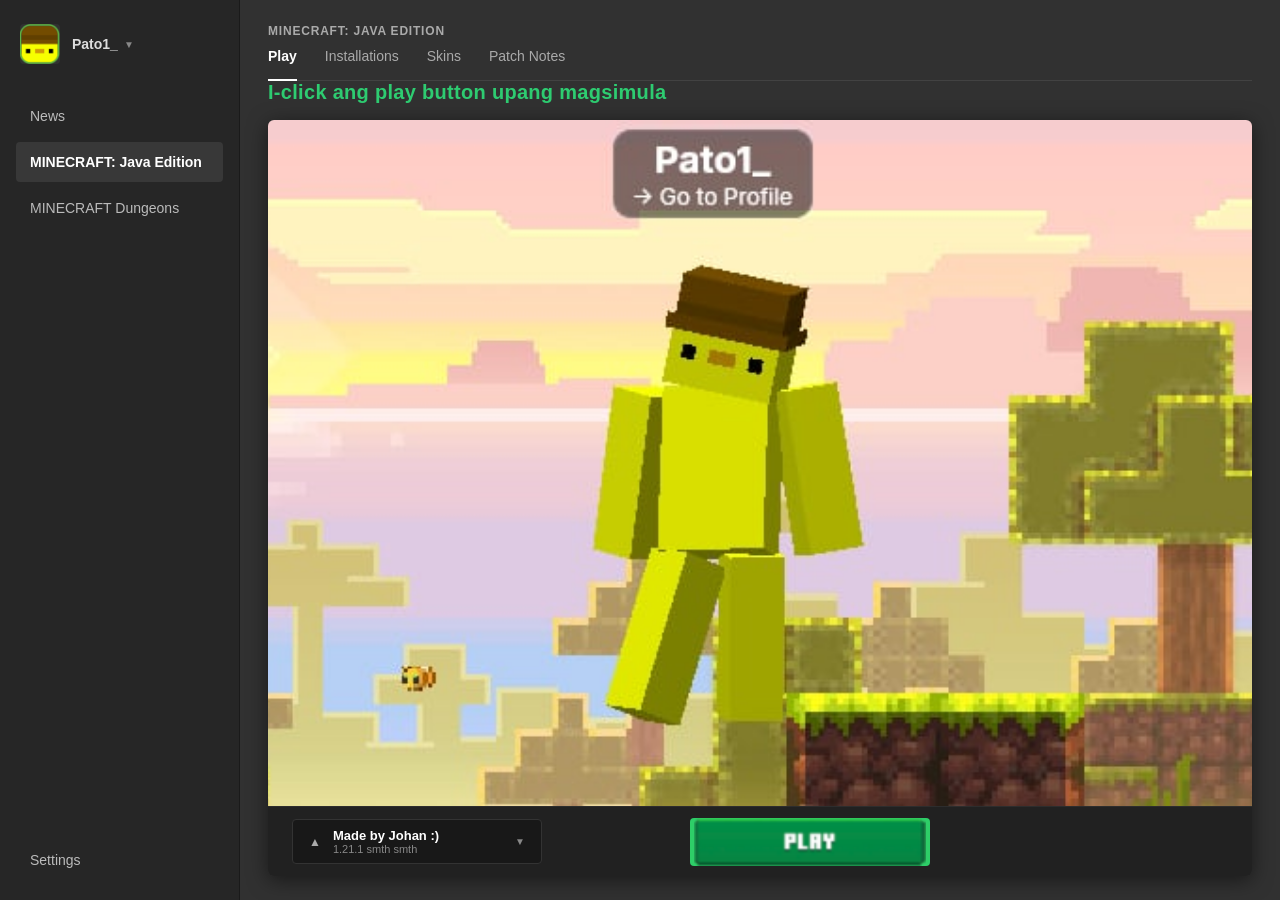
<file: index.html>
<!DOCTYPE html>
<html lang="en">
<head>
  <meta charset="UTF-8">
  <meta name="viewport" content="width=device-width, initial-scale=1.0">
  <title>Minecraft Launcher</title>
  <link rel="stylesheet" href="style.css">
</head>
<body>

  <!-- Fullscreen Launcher Window Frame -->
  <div class="launcher-window">

    <!-- Main Application Body -->
    <div class="launcher-body">

      <!-- Left Sidebar -->
      <aside class="sidebar">
        <div class="top-sidebar">
          <!-- User Profile Header -->
          <div class="profile-section">
            <div class="avatar-placeholder">
              <img src="images/pfp.png" alt="85x85 img" class="avatar-img">
            </div>
            <div class="user-info">
              <span class="username">Pato1_</span>
              <span class="dropdown-arrow">▼</span>
            </div>
          </div>

          <!-- Navigation Links -->
          <nav class="sidebar-nav">
            <a href="#" class="sidebar-item" onclick="return false;">News</a>
            <a href="#" class="sidebar-item active" onclick="return false;">MINECRAFT: Java Edition</a>
            <a href="#" class="sidebar-item" onclick="return false;">MINECRAFT Dungeons</a>
          </nav>
        </div>

        <div class="bottom-sidebar">
          <a href="#" class="sidebar-item" onclick="return false;">Settings</a>
        </div>
      </aside>

      <!-- Right Main Content Area -->
      <main class="main-content">

        <!-- Top Header & Section Tabs -->
        <header class="content-header">
          <div class="edition-heading">MINECRAFT: JAVA EDITION</div>
          <nav class="top-nav">
            <button class="top-nav-btn active" disabled>Play</button>
            <button class="top-nav-btn" disabled>Installations</button>
            <button class="top-nav-btn" disabled>Skins</button>
            <button class="top-nav-btn" disabled>Patch Notes</button>
          </nav>
          <div class="top-middle-notice">I-click ang play button upang magsimula</div>
        </header>

        <!-- Main Hero Banner Area -->
        <div class="hero-container">
          <div class="hero-banner">
            <img src="images/startimg.jpg" alt="Hero Banner Img" class="hero-img">
          </div>

          <!-- Bottom Control Bar (Forge profile + Play Button) -->
          <div class="control-bar">
            <!-- Forge Profile Selector -->
            <div class="profile-selector">
              <span class="forge-icon">▲</span>
              <div class="forge-details">
                <span class="forge-name">Made by Johan :)</span>
                <span class="forge-version">1.21.1 smth smth</span>
              </div>
              <span class="dropdown-arrow">▼</span>
            </div>

            <!-- Green Play Button (Links to game.html) -->
            <a href="game.html" class="play-button">
              <img src="images/playbutton.png" alt="160x33 img" class="play-btn-img">
            </a>

            <!-- Right Spacer -->
            <div class="control-bar-right-spacer"></div>
          </div>
        </div>

      </main>

    </div>
  </div>

  <script src="script.js"></script>
</body>
</html>
</file>
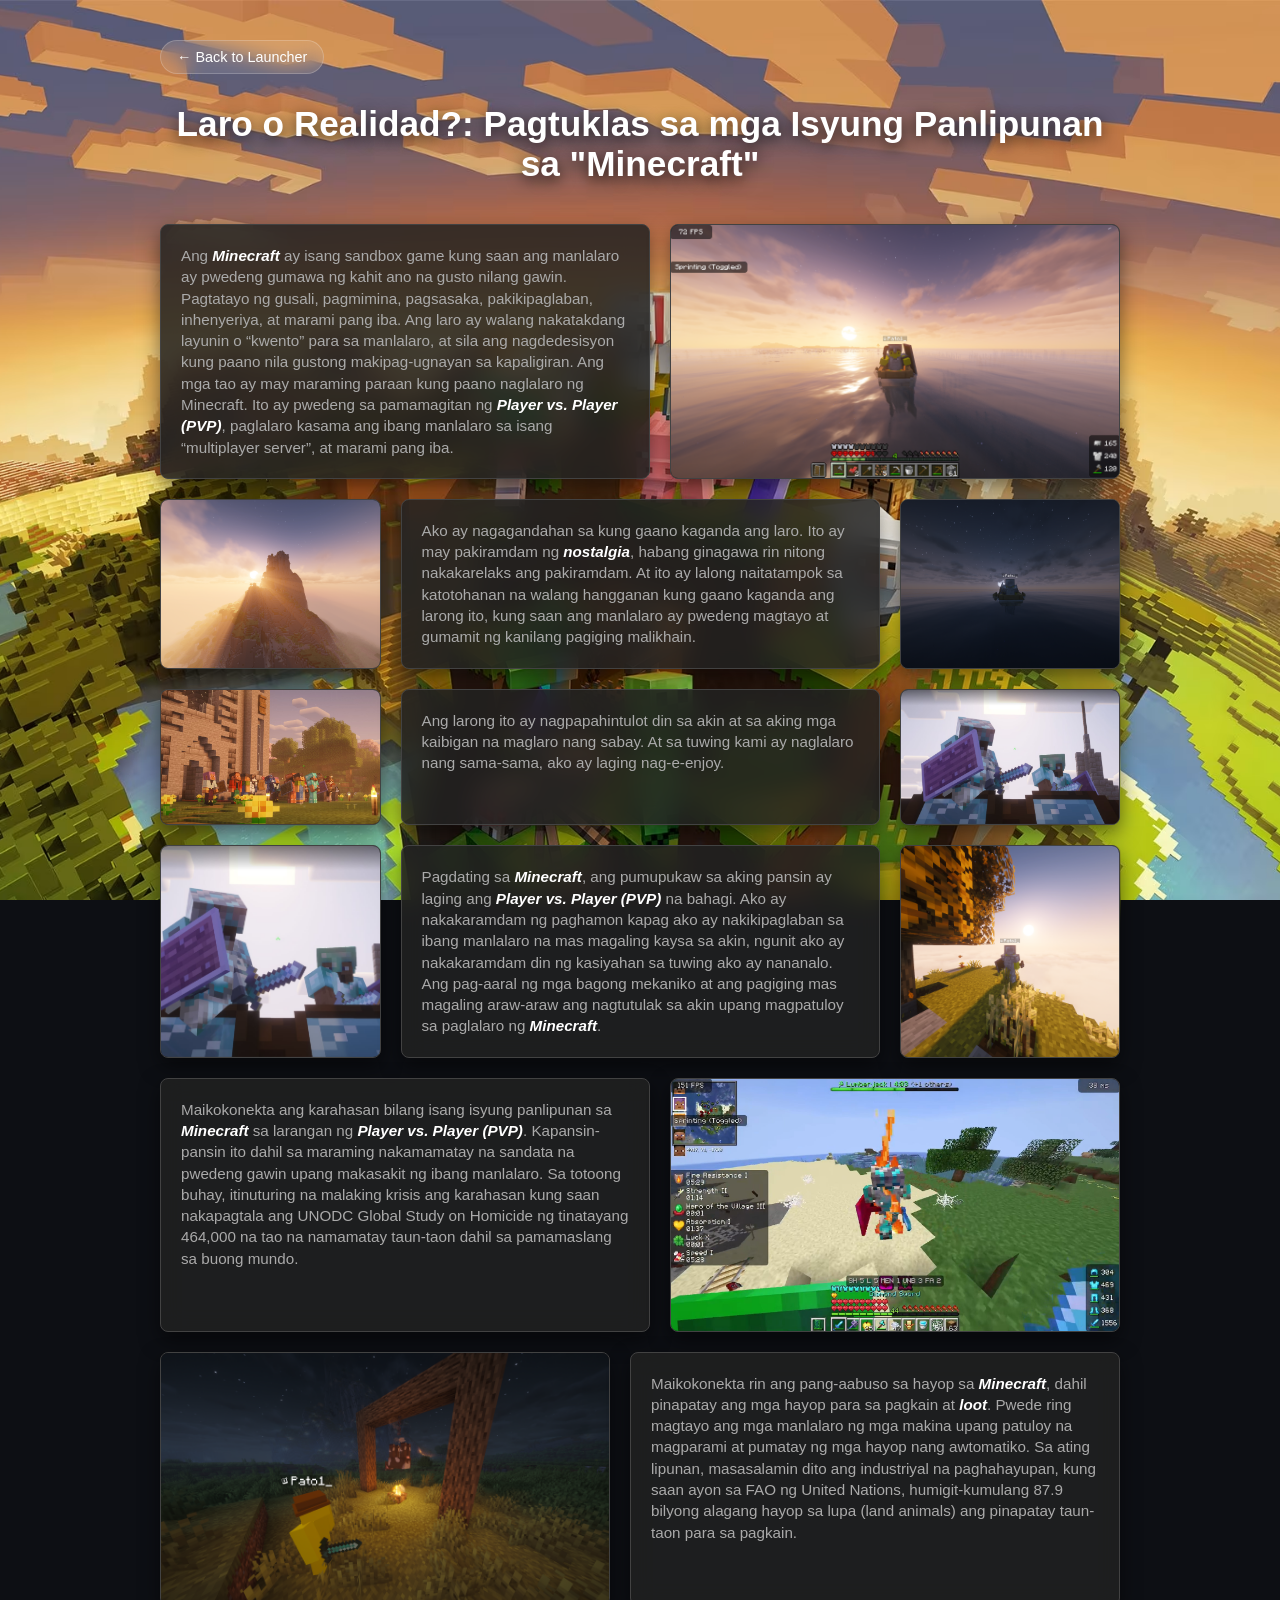
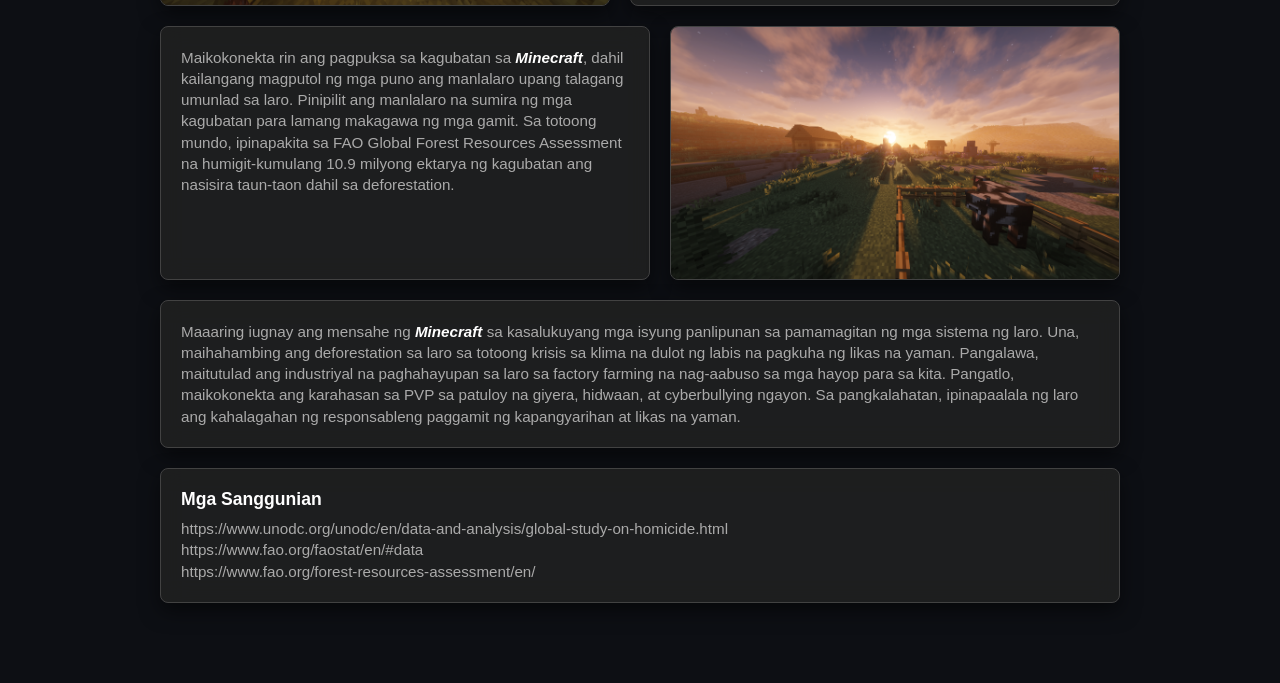
<file: game.html>
<!DOCTYPE html>
<html lang="en">
<head>
    <meta charset="UTF-8">
    <meta name="viewport" content="width=device-width, initial-scale=1.0">
    <title>Game Hub - Details</title>
    <link rel="stylesheet" href="style.css">
    <link rel="stylesheet" href="game-hub.css">
    <link href="https://fonts.googleapis.com/css2?family=Inter:wght@300;400;500;600;700&display=swap" rel="stylesheet">
</head>
<body class="hub-page-body">

    <!-- Background and Vignette matching launcher style -->
    <div class="hub-hero-bg ghostoftsushima-bg" style="position: fixed;"></div>
    <div class="hub-vignette" style="position: fixed;"></div>

    <!-- Scrollable Main Content Container structured precisely to your design sketch -->
    <main class="scrollable-hub-container">
        
        <!-- Back Button -->
        <a href="index.html" class="back-to-home-btn-static">&larr; Back to Launcher</a>

        <!-- Title -->
        <h1 class="hub-main-title">Laro o Realidad?: Pagtuklas sa mga Isyung Panlipunan sa "Minecraft"</h1>

        <!-- Row 1: Text + Img -->
        <div class="hub-row">
            <div class="hub-card text-card">
                <p>Ang <strong><em>Minecraft</em></strong> ay isang sandbox game kung saan ang manlalaro ay pwedeng gumawa ng kahit ano na gusto nilang gawin. Pagtatayo ng gusali, 
                  pagmimina, pagsasaka, pakikipaglaban, inhenyeriya, at marami pang iba. Ang laro ay walang nakatakdang layunin o “kwento” para sa manlalaro, at sila ang nagdedesisyon 
                  kung paano nila gustong makipag-ugnayan sa kapaligiran. Ang mga tao ay may maraming paraan kung paano naglalaro ng Minecraft. Ito ay pwedeng sa pamamagitan ng 
                  <strong><em>Player vs. Player (PVP)</em></strong>, paglalaro kasama ang ibang manlalaro sa isang “multiplayer server”, at marami pang iba.</p>
            </div>
            <div class="hub-card image-card">
                <img src="images/img1.png" alt="Img" class="hub-img-placeholder">
            </div>
        </div>

        <!-- Row 2: Img + Text + Img -->
        <div class="hub-row-triple">
            <div class="hub-card image-card"><img src="images/img2.png" alt="Img" class="hub-img-placeholder"></div>
            <div class="hub-card text-card"><p>Ako ay nagagandahan sa kung gaano kaganda ang laro. Ito ay may pakiramdam ng <strong><em>nostalgia</em></strong>, 
              habang ginagawa rin nitong nakakarelaks ang pakiramdam. At ito ay lalong naitatampok sa katotohanan na walang hangganan kung gaano kaganda ang larong ito, kung 
              saan ang manlalaro ay pwedeng magtayo at gumamit ng kanilang pagiging malikhain.</p></div>
            <div class="hub-card image-card"><img src="images/img3.png" alt="Img" class="hub-img-placeholder"></div>
        </div>

        <!-- Row 3: Img + Text + Img -->
        <div class="hub-row-triple">
            <div class="hub-card image-card"><img src="images/mm2.jpg" alt="Img" class="hub-img-placeholder"></div>
            <div class="hub-card text-card"><p>Ang larong ito ay nagpapahintulot din sa akin at sa aking mga kaibigan na maglaro nang sabay. At sa tuwing kami ay naglalaro nang sama-sama, ako ay laging nag-e-enjoy.</p></div>
            <div class="hub-card image-card"><img src="images/mm1.jpg" alt="Img" class="hub-img-placeholder"></div>
        </div>

        <!-- Row 4: Img + Text + Img -->
        <div class="hub-row-triple">
            <div class="hub-card image-card"><img src="images/mm1.jpg" alt="Img" class="hub-img-placeholder"></div>
            <div class="hub-card text-card"><p>Pagdating sa <strong><em>Minecraft</em></strong>, ang pumupukaw sa aking pansin ay laging ang <strong><em>Player vs. Player (PVP)</em></strong>
               na bahagi. Ako ay nakakaramdam ng paghamon kapag ako ay nakikipaglaban sa ibang manlalaro na mas magaling kaysa sa akin, ngunit ako ay nakakaramdam din ng kasiyahan sa 
               tuwing ako ay nananalo. Ang pag-aaral ng mga bagong mekaniko at ang pagiging mas magaling araw-araw ang nagtutulak sa akin upang magpatuloy sa paglalaro ng 
               <strong><em>Minecraft</em></strong>.</p></div>
            <div class="hub-card image-card"><img src="images/mm3.png" alt="Img" class="hub-img-placeholder"></div>
        </div>

        <!-- Row 5: Text + Img -->
        <div class="hub-row">
            <div class="hub-card text-card">
                <p>Maikokonekta ang karahasan bilang isang isyung panlipunan sa <strong><em>Minecraft</em></strong> sa larangan ng <strong><em>Player vs. Player (PVP)</em></strong>. Kapansin-pansin ito dahil sa maraming nakamamatay na sandata na pwedeng gawin upang makasakit ng ibang manlalaro. Sa totoong buhay, itinuturing na malaking krisis ang karahasan kung saan nakapagtala ang UNODC Global Study on Homicide ng tinatayang 464,000 na tao na namamatay taun-taon dahil sa pamamaslang sa buong mundo.</p>
            </div>
            <div class="hub-card image-card">
                <img src="images/pvp.jpg" alt="Img" class="hub-img-placeholder">
            </div>
        </div>

        <!-- Row 6: Img + Text -->
        <div class="hub-row">
            <div class="hub-card image-card">
                <img src="images/cow.png" alt="Img" class="hub-img-placeholder">
            </div>
            <div class="hub-card text-card">
                <p>Maikokonekta rin ang pang-aabuso sa hayop sa <strong><em>Minecraft</em></strong>, dahil pinapatay ang mga hayop para sa pagkain at <strong><em>loot</em></strong>. Pwede ring magtayo ang mga manlalaro ng mga makina upang patuloy na magparami at pumatay ng mga hayop nang awtomatiko. Sa ating lipunan, masasalamin dito ang industriyal na paghahayupan, kung saan ayon sa FAO ng United Nations, humigit-kumulang 87.9 bilyong alagang hayop sa lupa (land animals) ang pinapatay taun-taon para sa pagkain.</p>
            </div>
        </div>

        <!-- Row 7: Text + Img -->
        <div class="hub-row">
            <div class="hub-card text-card">
                <p>Maikokonekta rin ang pagpuksa sa kagubatan sa <strong><em>Minecraft</em></strong>, dahil kailangang magputol ng mga puno ang manlalaro upang talagang umunlad sa laro. Pinipilit ang manlalaro na sumira ng mga kagubatan para lamang makagawa ng mga gamit. Sa totoong mundo, ipinapakita sa FAO Global Forest Resources Assessment na humigit-kumulang 10.9 milyong ektarya ng kagubatan ang nasisira taun-taon dahil sa deforestation.</p>
            </div>
            <div class="hub-card image-card">
                <img src="images/ff.png" alt="Img" class="hub-img-placeholder">
            </div>
        </div>

        <!-- Row 8: Large Text Box -->
        <div class="hub-card full-width-card">
            <p>Maaaring iugnay ang mensahe ng <strong><em>Minecraft</em></strong> sa kasalukuyang mga isyung panlipunan sa pamamagitan ng mga sistema ng laro. Una, maihahambing ang deforestation sa laro sa totoong krisis sa klima na dulot ng labis na pagkuha ng likas na yaman. Pangalawa, maitutulad ang industriyal na paghahayupan sa laro sa factory farming na nag-aabuso sa mga hayop para sa kita. Pangatlo, maikokonekta ang karahasan sa PVP sa patuloy na giyera, hidwaan, at cyberbullying ngayon. Sa pangkalahatan, ipinapaalala ng laro ang kahalagahan ng responsableng paggamit ng kapangyarihan at likas na yaman. </p>
        </div>

        <!-- Row 9: Large Text Box -->
        <div class="hub-card full-width-card">
          <h3>Mga Sanggunian</h3>
            <p>https://www.unodc.org/unodc/en/data-and-analysis/global-study-on-homicide.html<br>https://www.fao.org/faostat/en/#data<br>https://www.fao.org/forest-resources-assessment/en/</p>
        </div>

    </main>

</body>
</html>
</file>
<file: style.css>
* {
  box-sizing: border-box;
  margin: 0;
  padding: 0;
  font-family: 'Segoe UI', -apple-system, BlinkMacSystemFont, Roboto, Helvetica, Arial, sans-serif;
  color: #ffffff;
}

body {
  background-color: #121212;
  width: 100vw;
  height: 100vh;
  overflow: hidden;
}

/* Fullscreen Launcher Window Styling */
.launcher-window {
  width: 100vw;
  height: 100vh;
  background-color: #313131;
  display: flex;
  flex-direction: column;
  overflow: hidden;
}

/* Main Body Layout */
.launcher-body {
  display: flex;
  flex: 1;
  height: 100%;
  overflow: hidden;
}

/* Sidebar */
.sidebar {
  width: 240px;
  background-color: #262626;
  display: flex;
  flex-direction: column;
  justify-content: space-between;
  padding: 20px 16px;
  border-right: 1px solid #1a1a1a;
  flex-shrink: 0;
}

.profile-section {
  display: flex;
  align-items: center;
  gap: 12px;
  margin-bottom: 28px;
  padding: 4px;
  cursor: pointer;
}

.avatar-placeholder {
  width: 40px;
  height: 40px;
  background-color: #313131;
  border-radius: 4px;
  display: flex;
  justify-content: center;
  align-items: center;
  overflow: hidden;
  flex-shrink: 0;
}

.avatar-img {
  width: 100%;
  height: 100%;
  object-fit: cover;
}

.user-info {
  display: flex;
  align-items: center;
  gap: 6px;
}

.username {
  font-size: 14px;
  font-weight: 600;
  color: #dddddd;
}

.dropdown-arrow {
  font-size: 10px;
  color: #888888;
}

.sidebar-nav {
  display: flex;
  flex-direction: column;
  gap: 6px;
}

.sidebar-item {
  display: flex;
  align-items: center;
  padding: 12px 14px;
  font-size: 14px;
  color: #bbbbbb;
  text-decoration: none;
  border-radius: 4px;
  transition: background 0.15s;
}

.sidebar-item.active {
  background-color: #383838;
  color: #ffffff;
  font-weight: 600;
}

/* Main Content Area */
.main-content {
  flex: 1;
  background-color: #313131;
  display: flex;
  flex-direction: column;
  padding: 24px 28px;
  height: 100%;
}

/* Header & Tabs */
.content-header {
  margin-bottom: 16px;
  flex-shrink: 0;
}

.edition-heading {
  font-size: 12px;
  font-weight: 700;
  letter-spacing: 0.8px;
  color: #aaaaaa;
  margin-bottom: 10px;
}

.top-nav {
  display: flex;
  gap: 28px;
  border-bottom: 1px solid #424242;
  padding-bottom: 8px;
}

.top-middle-notice {
  font-size: 20px;
  color: #2ecc71;
  font-weight: 600;
  letter-spacing: 0.3px;
}

.top-nav-btn {
  background: none;
  border: none;
  font-size: 14px;
  font-weight: 500;
  color: #aaaaaa;
  cursor: default;
  position: relative;
  padding-bottom: 8px;
}

.top-nav-btn.active {
  color: #ffffff;
  font-weight: 700;
}

.top-nav-btn.active::after {
  content: '';
  position: absolute;
  bottom: -9px;
  left: 0;
  width: 100%;
  height: 2px;
  background-color: #ffffff;
}

/* Hero Section */
.hero-container {
  flex: 1;
  display: flex;
  flex-direction: column;
  border-radius: 6px;
  overflow: hidden;
  box-shadow: 0 4px 20px rgba(0,0,0,0.5);
  min-height: 0;
}

.hero-banner {
  flex: 1;
  background-color: #1a1a1a;
  position: relative;
  overflow: hidden;
}

.hero-img {
  width: 100%;
  height: 100%;
  object-fit: cover;
  display: block;
}

/* Control Bar (Forge Selector + Play Button) */
.control-bar {
  height: 70px;
  background-color: #212121;
  display: flex;
  align-items: center;
  justify-content: space-between;
  padding: 0 24px;
  border-top: 1px solid #2d2d2d;
  flex-shrink: 0;
}

.profile-selector {
  display: flex;
  align-items: center;
  gap: 12px;
  background-color: #181818;
  padding: 8px 16px;
  border-radius: 4px;
  border: 1px solid #333;
  width: 250px;
  cursor: pointer;
}

.forge-icon {
  font-size: 12px;
  color: #aaaaaa;
}

.forge-details {
  display: flex;
  flex-direction: column;
  flex: 1;
}

.forge-name {
  font-size: 13px;
  font-weight: 700;
  color: #ffffff;
}

.forge-version {
  font-size: 11px;
  color: #888888;
}

.play-button {
  display: flex;
  justify-content: center;
  align-items: center;
  text-decoration: none;
}

.play-btn-img {
  width: 240px;
  height: 48px;
  object-fit: contain;
  background-color: #2ece68;
  border-radius: 4px;
  border: none;
}

.control-bar-right-spacer {
  width: 150px;
}
</file>
<file: game-hub.css>
/* Game Hub Specific Layout matching your hand-drawn sketch & launcher style */
body.hub-page-body {
    background-color: #0d0f14;
    /* Add these lines to set your background image: */
    background-image: url('images/backg.avif');
    background-size: cover;
    background-position: center;
    background-attachment: fixed;
    
    color: #e2e8f0;
    overflow-y: auto !important;
    height: auto !important;
    font-family: 'Segoe UI', -apple-system, BlinkMacSystemFont, Roboto, Helvetica, Arial, sans-serif;
}

.scrollable-hub-container {
    position: relative;
    z-index: 20;
    max-width: 1000px;
    margin: 0 auto;
    padding: 40px 20px 80px 20px;
    display: flex;
    flex-direction: column;
    gap: 20px;
}

.back-to-home-btn-static {
    background: rgba(255, 255, 255, 0.1);
    border: 1px solid rgba(255, 255, 255, 0.2);
    color: #fff;
    padding: 8px 16px;
    border-radius: 20px;
    cursor: pointer;
    font-size: 0.9rem;
    text-decoration: none;
    backdrop-filter: blur(10px);
    width: fit-content;
    transition: background 0.2s, transform 0.2s;
}

.back-to-home-btn-static:hover {
    background: rgba(255, 255, 255, 0.25);
    transform: scale(1.03);
}

.hub-main-title {
    font-size: 2.2rem;
    font-weight: 700;
    color: #fff;
    text-align: center;
    margin: 10px 0 20px 0;
    text-shadow: 0 4px 15px rgba(0,0,0,0.8);
}

/* Universal Card & Row Styling matching launcher dark theme */
.hub-row {
    display: flex;
    gap: 20px;
    width: 100%;
}

.hub-row-triple {
    display: flex;
    gap: 20px;
    width: 100%;
}

.hub-row-triple .image-card {
    flex: 1;
}

.hub-row-triple .text-card {
    flex: 2;
}

.hub-card {
    background: rgba(33, 33, 33, 0.85); /* Matches launcher #212121 dark box tone */
    border: 1px solid #424242;
    backdrop-filter: blur(12px);
    border-radius: 8px;
    padding: 20px;
    flex: 1;
    box-shadow: 0 8px 20px rgba(0,0,0,0.5);
}

.text-card h3, .full-width-card h3 {
    font-size: 1.1rem;
    margin-bottom: 8px;
    color: #ffffff;
    font-weight: 600;
}

.text-card p, .full-width-card p {
    color: #aaaaaa;
    font-size: 0.95rem;
    line-height: 1.4;
}

.image-card {
    min-height: 120px;
    background-color: #1a1a1a;
    padding: 0;
    overflow: hidden;
    display: flex;
    align-items: center;
    justify-content: center;
}

.hub-img-placeholder {
    width: 100%;
    height: 100%;
    object-fit: cover;
    display: block;
    min-height: 120px;
}

.full-width-card {
    width: 100%;
    min-height: 100px;
}
</file>
